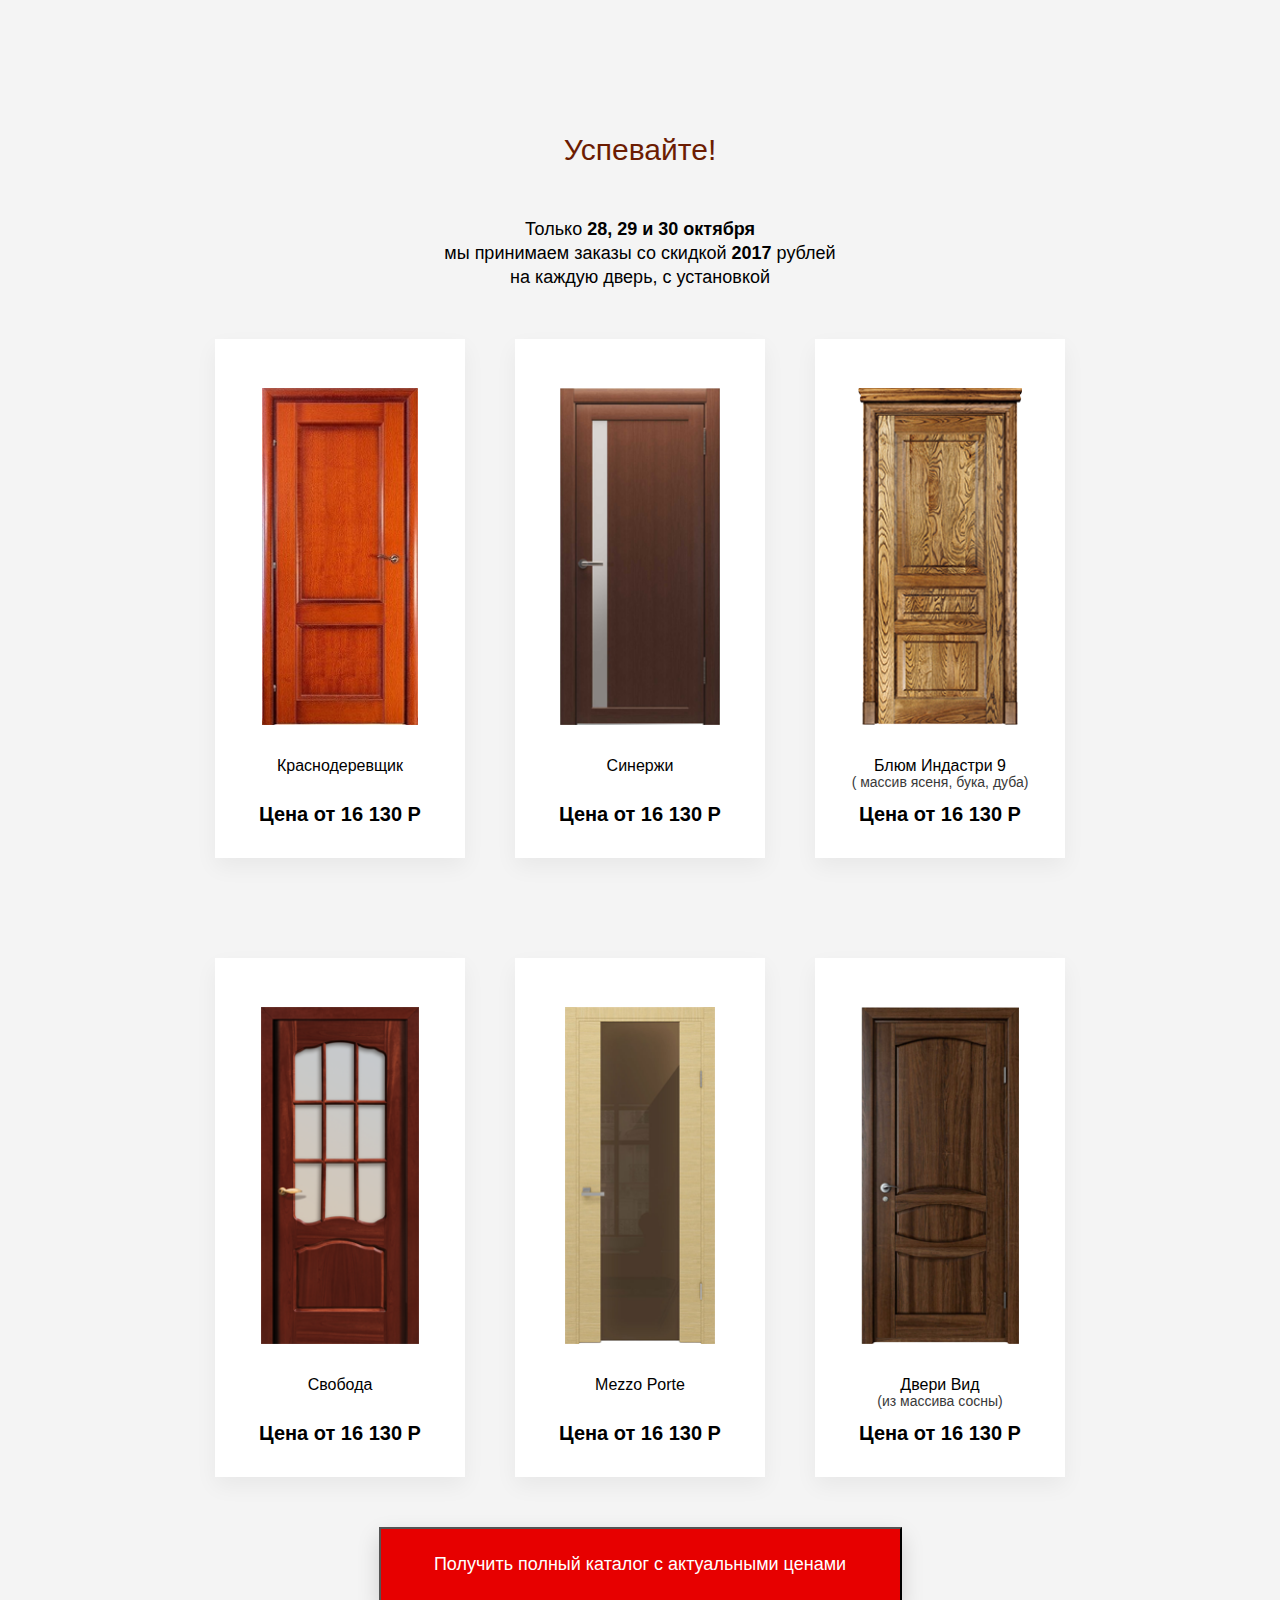
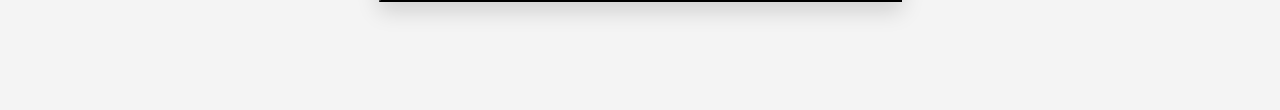
<file: lesson_11/index.html>
<!DOCTYPE html>
<html lang="en">
<head>
	<meta charset="UTF-8">
	<link rel="stylesheet" href="css/style.css">
	<link rel="stylesheet" href="css/Muller.css">
	<meta name="viewport" content="width=device-width, initial-scale=1">

	<title>homework11</title>
</head>
<body>
	<div class="section">
		<div class="container">
			
			<h1 class=container_title>Успевайте!</h1>
			<p class=container_disc>Только <span class=fatty> 28, 29 и 30 октября</span><br>
			мы принимаем заказы со скидкой <span class=fatty> 2017 </span> рублей<br> 
			на каждую дверь, с установкой</p>
			
		
				<div class="container-wrap">
					<div class="container-wrap-box">
						<img src="img/door_1.png" class="container-wrap-img">
						<div class="container-wrap-subtitle">Краснодеревщик</div>
						
						<div class="container-wrap-price"><span class=fatty_price>Цена от 16 130 Р</span></div>
						
					</div>
					
				</div>
				<div class="container-wrap">
					<div class="container-wrap-box">
						<img src="img/door-2.png" class="container-wrap-img">
						<div class="container-wrap-subtitle">Синержи</div>
						
						<div class="container-wrap-price"><span class=fatty_price>Цена от 16 130 Р</span></div>
						
					</div>
					
				</div>
				<div class="container-wrap">
					<div class="container-wrap-box">
						<img src="img/door-3.png" class="container-wrap-img">
						<div class="container-wrap-subtitle">Блюм Индастри 9<br>
							<span class=dully>(	массив ясеня, бука, дуба)</span>

						</div>
						
						<div class="container-wrap-price"><span class=fatty_price>Цена от 16 130 Р</span></div>
						
					</div>
					
				</div>
				<div class="container-wrap">
					<div class="container-wrap-box">
						<img src="img/door-4.png" class="container-wrap-img">
						<div class="container-wrap-subtitle">Свобода</div>
						
						<div class="container-wrap-price"><span class=fatty_price>Цена от 16 130 Р</span></div>
						
					</div>
					
				</div>
				<div class="container-wrap">
					<div class="container-wrap-box">
						<img src="img/door-5.png" class="container-wrap-img">
						<div class="container-wrap-subtitle">Mezzo Porte</div>
						
						<div class="container-wrap-price"><span class=fatty_price>Цена от 16 130 Р</span></div>
						
					</div>
					
				</div>
				<div class="container-wrap">
					<div class="container-wrap-box">
						<img src="img/door-6.png" class="container-wrap-img">
						<div class="container-wrap-subtitle">Двери Вид<br>
							<span class=dully>(из массива сосны)</span>
						</div>
						
						<div class="container-wrap-price"><span class=fatty_price>Цена от 16 130 Р</span></div>
						
					</div>
					
				</div>
				<button>Получить полный каталог с актуальными ценами</button>
		</div> 
	</div>
	
	 
</body>
</html>
</file>
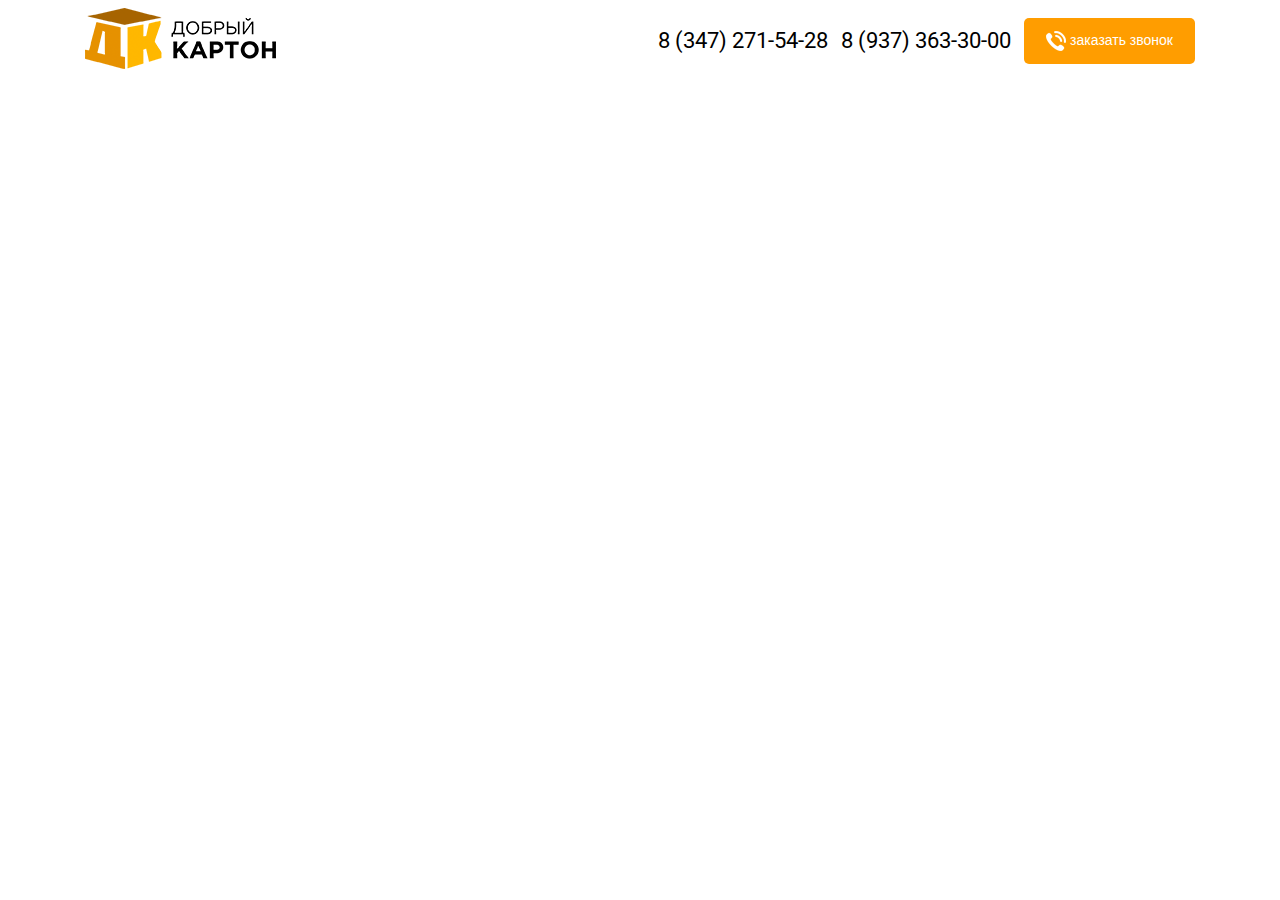
<file: lesson_12/index.html>
<!DOCTYPE html>
<html lang="ru">
<head>
	<meta charset="UTF-8">
	<meta name="viewport" content="width=device-widht, initial-scale=1,shrink-to-fit=no">
	<meta name="author" content="">
	<title>homework12</title>
	<link href="css/bootstrap-grid.min.css" rel="stylesheet" >
	<link href="https://fonts.googleapis.com/css?family=Roboto:300,400,700,900&amp;subset=cyrillic" rel="stylesheet">
	<link href="css/main.css" rel="stylesheet">
</head>
<body>
	<header class="header">
		<div class="container">
			<div class="row align-items-center">
				<div class="col-4">
				<div class="header__logo">
					<img src="img/header-logo.png">
					</div>
				</div>
				<!-- /.header__logo -->
				<div class="col-8">
				<div class="header__contacts">
					<div class="header-contacts__phone">
						8 (347) 271-54-28    
					</div>

					<div class="header-contacts__phone">
						8 (937) 363-30-00
					</div>
					<!-- /.header-contacts__phone -->
				
				<button class="header-contacts__button bottun">
					<img src="img/icon-phone.png">
					заказать звонок

				</button>
				</div>
				<!-- /.header-contacts__button -->
				</div>
				<!-- /.header__contacts -->
			</div>
		</div>
	</header>
</body>
</html>
</file>
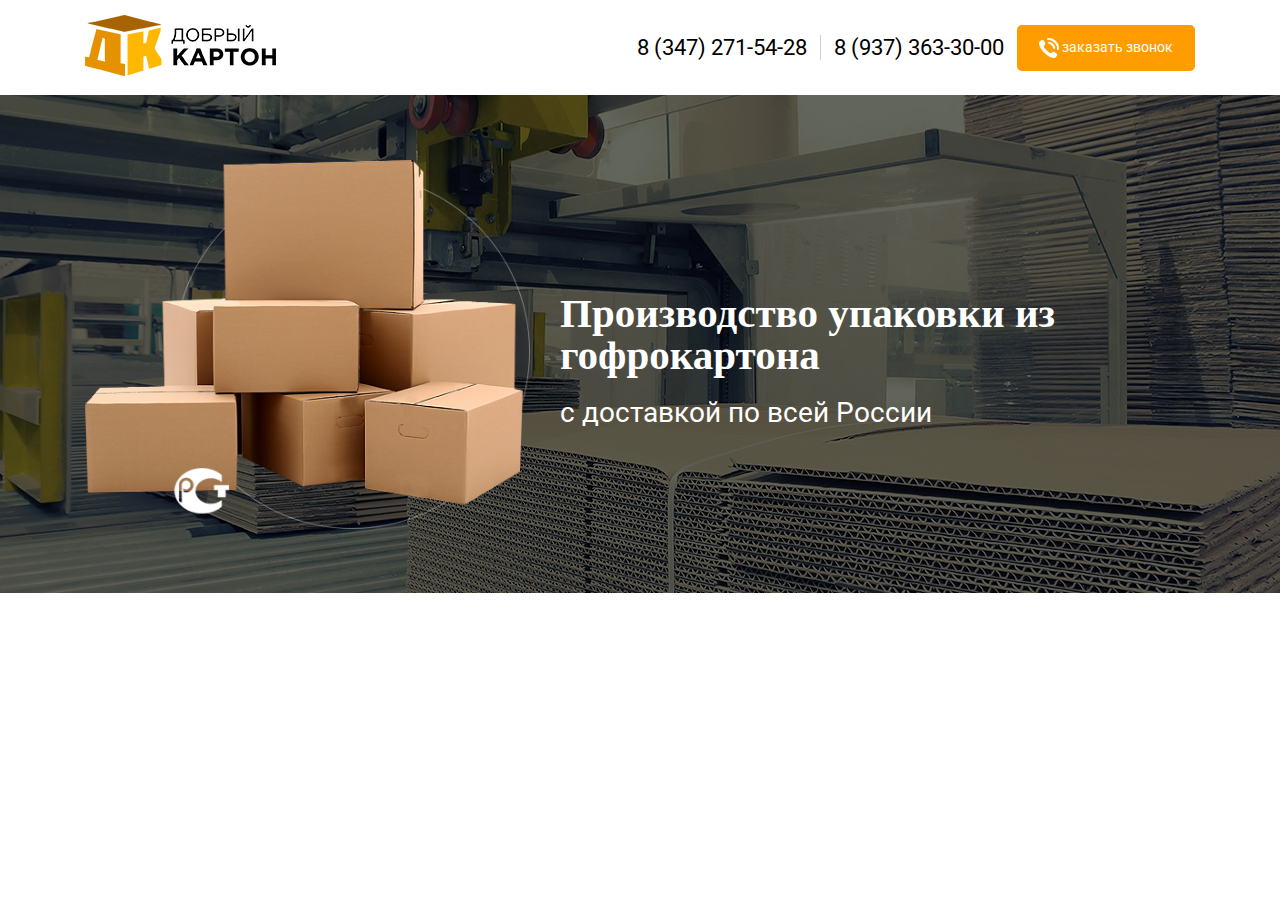
<file: lesson_13/index.html>
<!DOCTYPE html>
<html lang="ru">
<head>
	<meta charset="UTF-8">
	<meta name="viewport" content="width=device-widht, initial-scale=1,shrink-to-fit=no">
	<meta name="author" content="">
	<title>Homework</title>
	<link href="css/bootstrap-grid.min.css" rel="stylesheet" >
	<link href="https://fonts.googleapis.com/css?family=Roboto:300,400,700,900&amp;subset=cyrillic" rel="stylesheet">
	<link href="css/style.css" rel="stylesheet">
</head>
<body>
	<header class="header">
		<div class="container">
			<div class="row align-items-center">
				<div class="col-4">
				<div class="header__logo">
					<img src="img/header-logo.png">
					</div>
				</div>
				<!-- /.header__logo -->
				<div class="col-8">
				<div class="header-contacts">
					<div class="header-contacts__phone">
						8 (347) 271-54-28    
					</div>

					<div class="header-contacts__phone">
						8 (937) 363-30-00
					</div>
					<!-- /.header-contacts__phone -->
				
				<button class="header-contacts__button bottun">
					<img src="img/icon-phone.png">
					заказать звонок

				</button>
				</div>
				<!-- /.header-contacts__button -->
				</div>
				<!-- /.header__contacts -->
			</div>
		</div>
	</header>
	<section class="main">
		<div class="container">
			<div class="row align-items-center">
			<div class="col-5">
				<div class="main-img">
				<img src="img/main/main.png">
				</div>
			</div>
			<!-- /.col-5 -->
			<div class="col-7">
				<div class="maim-text">
					<h1 class="main-text__title">
						Производство упаковки из гофрокартона
					</h1>
					<!-- /.main-text__title -->
					<div class="main-text__subtitle">
						с доставкой по всей России
					</div>
					<!-- /.main-text__sutitle -->
					<div class="main-text__form">
						
					</div>
					<!-- /.main-text__form -->
				</div>
				<!-- /.maim-text -->
			</div>
			<!-- /.col7 -->
			</div>
		</div>
		<!-- /.container -->
	</section>
	<!-- /.main -->
</body>
</html>
</file>
<file: lesson_11/css/style.css>
* {
  box-sizing: border-box; }

body {
  font-family: 'Muller', sans-serif;
  background: #f4f4f4 url(../img/background.png); }

.fatty {
  font-family: "Muller" sans-serif;
  font-weight: 700; }
  .fatty_price {
    font-size: 20px;
    font-weight: 700; }

.dully {
  color: #393939;
  font-size: 14px; }

.section {
  padding-top: 100px;
  padding-bottom: 100px; }

.container {
  width: 1000px;
  margin: 0 auto;
  text-align: center;
  content: '';
  display: table; }
  .container_title {
    text-align: center;
    color: #6c1c02;
    font-family: "Muller Bold",sans-serif;
    font-size: 30px;
    font-weight: 400;
    line-height: 44px;
    margin-bottom: 45px; }
  .container_disc {
    text-align: center;
    color: #000000;
    font-family: "Muller Regular", sans-serif;
    font-size: 18px;
    font-weight: 400;
    line-height: 24px;
    margin: 0; }
  .container-price {
    vertical-align: top;
    min-height: 33px;
    color: #393939;
    font-size: 18px;
    margin-bottom: 17px;
    line-height: 30px;
    font-family: "Muller Medium", sans-serif;
    font-weight: 500; }
  .container-wrap {
    display: inline-block;
    min-width: 250px;
    height: 519px;
    box-shadow: 0 9px 21px rgba(0, 0, 0, 0.05);
    background-color: #ffffff;
    padding-top: 49px;
    margin: 50px 25px;
    vertical-align: top; }
    .container-wrap-img {
      text-align: center;
      min-height: 337px;
      margin-bottom: 29px; }
    .container-wrap-subtitle {
      font-size: 16px;
      font-weight: 400;
      line-height: 1;
      margin-bottom: 30px;
      olor: #393939;
      max-height: 15px; }

button {
  width: 523px;
  height: 75px;
  box-shadow: 0 9px 21px rgba(0, 0, 0, 0.15);
  background-color: #e70000;
  color: #ffffff;
  font-family: "Muller Bold", sans-serif;
  font-size: 18px;
  font-weight: 400;
  line-height: 44p; }

@media (max-width: 1200px) {
  .container {
    width: 1000px; } }

@media (max-width: 992px) {
  .container {
    width: 600px; } }

@media (max-width: 768px) {
  .container {
    width: 300px; }
  button {
    width: 499px; } }

@media (max-width: 768px) and (min-width: 767px) {
  .container {
    width: 250px; }
  button {
    width: 25px; } }
</file>
<file: lesson_11/css/Muller.css>
/* This stylesheet generated by Transfonter (https://transfonter.org) on July 28, 2017 6:23 PM */

@font-face { 
	font-family: '../fonts/Muller Thin DEMO';
	src: url('../fonts/MullerThinDEMO.eot');
	src: local('../fonts/Muller Thin DEMO'), local('../fonts/MullerThinDEMO'),
		url('../fonts/MullerThinDEMO.eot?#iefix') format('embedded-opentype'),
		url('../fonts/MullerThinDEMO.woff') format('woff'),
		url('../fonts/MullerThinDEMO.ttf') format('truetype');
	font-weight: 100;
	font-style: normal;
}

@font-face {
	font-family: '../fonts/Muller ExtraBold DEMO';
	src: url('../fonts/MullerExtraBoldDEMO.eot');
	src: local('../fonts/Muller ExtraBold DEMO'), local('../fonts/MullerExtraBoldDEMO'),
		url('../fonts/MullerExtraBoldDEMO.eot?#iefix') format('embedded-opentype'),
		url('../fonts/MullerExtraBoldDEMO.woff') format('woff'),
		url('../fonts/MullerExtraBoldDEMO.ttf') format('truetype');
	font-weight: 800;
	font-style: normal;
}
</file>
<file: lesson_12/css/main.css>
body {
  font-family: 'Roboto', sans-serif; }

.header {
  background-color: #ffffff; }

.header__contacts {
  display: flex;
  justify-content: flex-end;
  align-items: center; }

.header-contacts__phone {
  font-size: 22px;
  margin-right: 13px; }

.header-contacts__button {
  font-size: 14px;
  background-color: #ff9d00;
  border: none;
  color: #ffffff;
  padding: 13px 22px;
  border-radius: 5px; }
  .header-contacts__button img {
    vertical-align: middle; }

.button {
  font-size: 14px;
  background-color: #ff9d00;
  border: none;
  color: #ffffff;
  padding: 13px 22px;
  border-radius: 5px; }
  .button img {
    vertical-align: middle; }
</file>
<file: lesson_13/css/style.css>
body {
  font-family: 'Roboto', sans-serif; }

.header {
  background-color: #ffffff;
  padding: 15px 0; }
  .header-contacts {
    display: flex;
    justify-content: flex-end;
    align-items: center; }
    .header-contacts__phone {
      font-size: 22px;
      margin-right: 13px; }
      .header-contacts__phone:first-child {
        border-right: 1px solid #cfcfd0;
        padding-right: 13px; }

.header-contacts__button {
  font-size: 14px;
  background-color: #ff9d00;
  border: none;
  color: #ffffff;
  padding: 13px 22px;
  border-radius: 5px;
  font-family: 'Roboto', sans-serif; }
  .header-contacts__button:hover {
    background-color: #ffa71a;
    cursor: pointer; }
  .header-contacts__button img {
    vertical-align: middle; }

body {
  margin: 0; }

img {
  max-width: 100%; }

.main {
  position: relative;
  padding-top: 65px;
  padding-bottom: 60px;
  background: #373737 url(../img/main/main-bg.jpg) center no-repeat;
  color: #ffffff;
  z-index: 1; }
  .main::before {
    content: '';
    display: block;
    position: absolute;
    left: 0;
    top: 0;
    width: 100%;
    height: 100%;
    background-color: rgba(0, 0, 0, 0.6);
    z-index: 0; }
  .main-img {
    position: relative; }
  .main-text__title {
    margin-bottom: 20px;
    font-size: 41px;
    font-weight: 700;
    line-height: 42px;
    font-family: "Roboto - Bold"; }
  .main-text__subtitle {
    font-size: 28px;
    font-weight: 400; }
</file>
